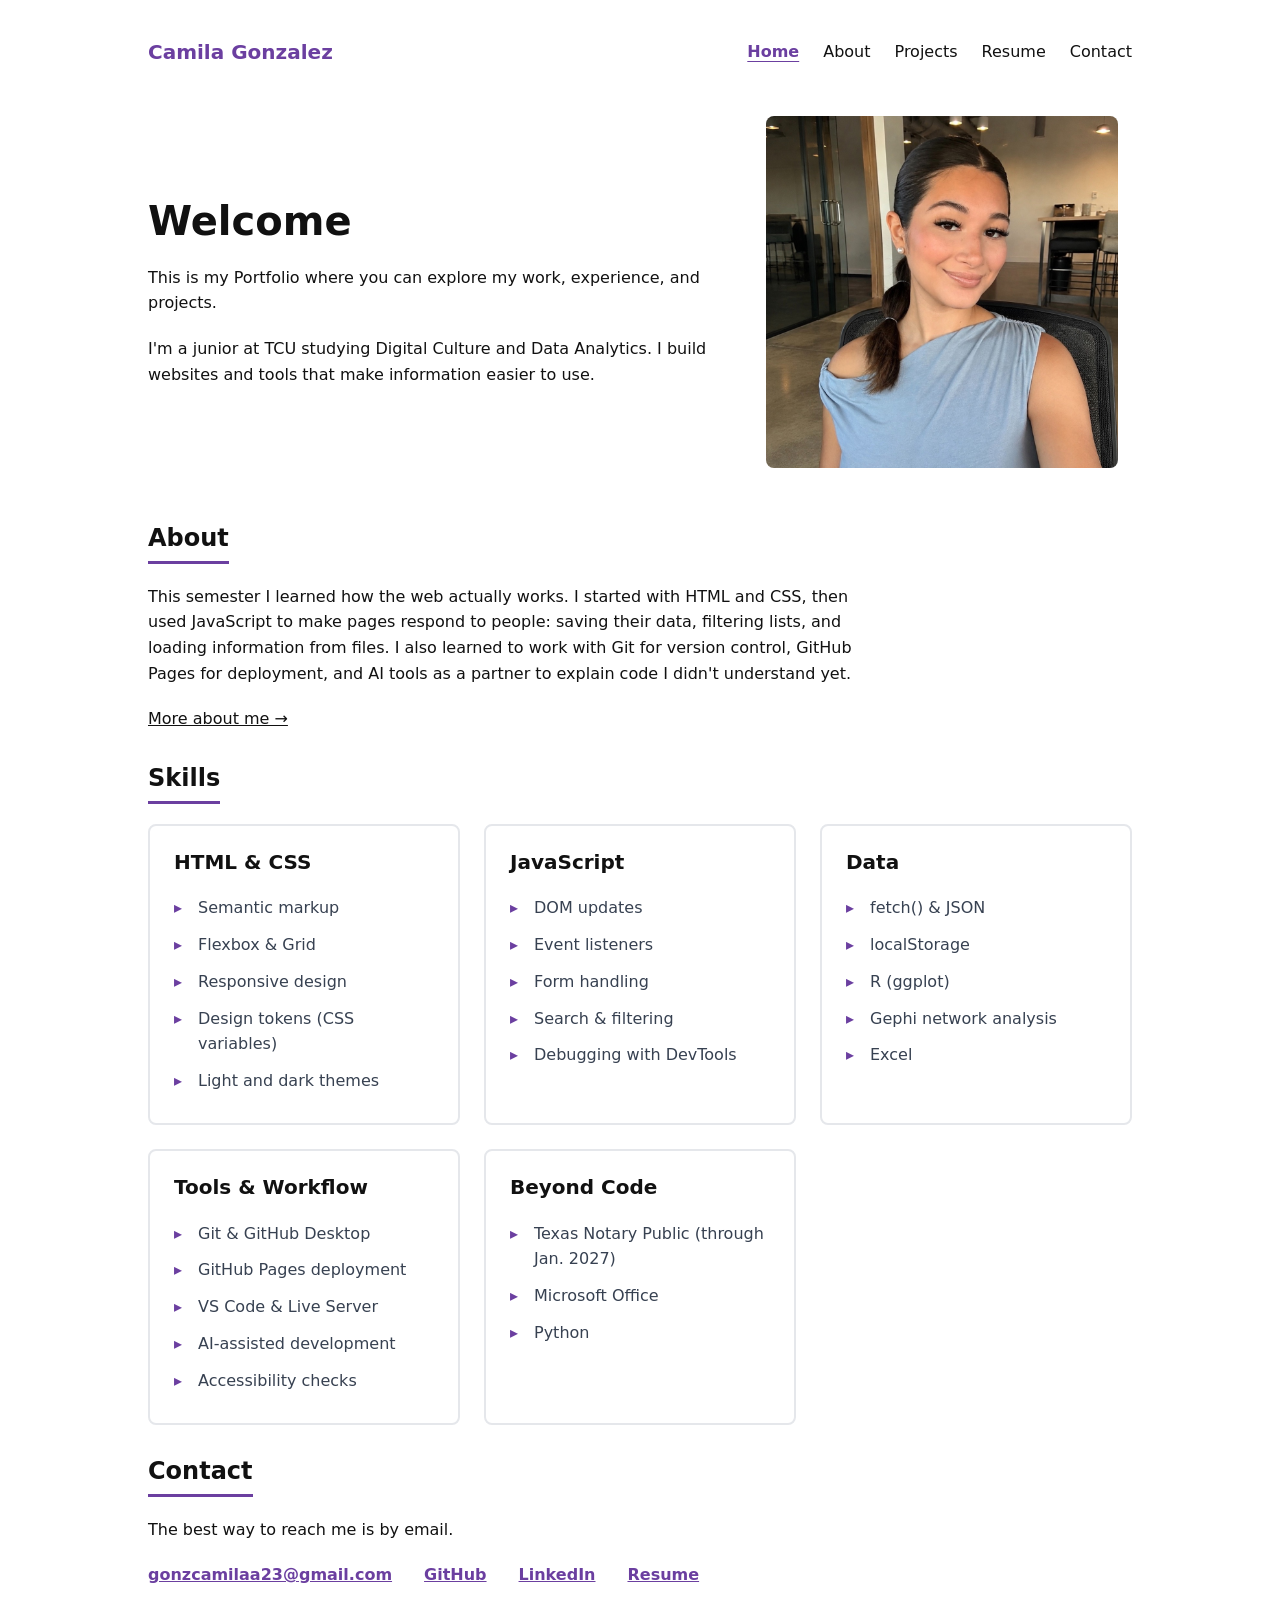
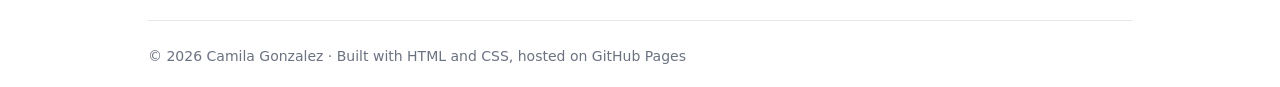
<file: index.html>
<!DOCTYPE html>
<html lang="en">
<head>
    <meta charset="UTF-8">
    <meta name="viewport" content="width=device-width, initial-scale=1.0">
    <meta name="description" content="Portfolio of Camila Gonzalez, a Digital Culture and Data Analytics student at TCU building websites, dashboards, and data tools.">
    <title>Camila Gonzalez – Portfolio</title>
    <link rel="stylesheet" href="css/styles.css">
</head>
<body>

    <nav class="nav-container" aria-label="Main">
        <a href="index.html" class="logo">Camila Gonzalez</a>
        <div class="nav-links">
            <a href="index.html" aria-current="page">Home</a>
            <a href="about.html">About</a>
            <a href="projects.html">Projects</a>
            <a href="resume.html">Resume</a>
            <a href="#contact">Contact</a>
        </div>
    </nav>

    <header class="hero">
        <div class="hero-text">
            <h1>Welcome</h1>
            <p>
            This is my Portfolio where you can explore my work, experience, and projects.
           </p>
            <p>I'm a junior at TCU studying Digital Culture and Data Analytics. I build websites and tools that make information easier to use.</p>
        
        </div>
        <div class="hero-image">
            <img src="images/camila.jpeg" alt="Portrait of Camila Gonzalez">
        </div>
    </header>

    <main id="main">

        <section id="about" aria-labelledby="about-heading">
            <h2 id="about-heading">About</h2>
            <div class="reading">
                <p>This semester I learned how the web actually works. I started with HTML and CSS, then used JavaScript to make pages respond to people: saving their data,
                     filtering lists, and loading information from files. I also learned to work with Git for version control, GitHub Pages for deployment, and AI tools as a partner to explain code I didn't understand yet.</p>
                <p><a href="about.html">More about me &rarr;</a></p>
            </div>
        </section>

        

         <section id="skills" aria-labelledby="skills-heading">
            <h2 id="skills-heading">Skills</h2>
            <ul class="skills-grid">
                <li class="skill-card">
                    <h3>HTML &amp; CSS</h3>
                    <ul class="skill-list">
                        <li>Semantic markup</li>
                        <li>Flexbox &amp; Grid</li>
                        <li>Responsive design</li>
                        <li>Design tokens (CSS variables)</li>
                        <li>Light and dark themes</li>
                    </ul>
                </li>
                <li class="skill-card">
                    <h3>JavaScript</h3>
                    <ul class="skill-list">
                        <li>DOM updates</li>
                        <li>Event listeners</li>
                        <li>Form handling</li>
                        <li>Search &amp; filtering</li>
                        <li>Debugging with DevTools</li>
                    </ul>
                </li>
                <li class="skill-card">
                    <h3>Data</h3>
                    <ul class="skill-list">
                        <li>fetch() &amp; JSON</li>
                        <li>localStorage</li>
                        <li>R (ggplot)</li>
                        <li>Gephi network analysis</li>
                        <li>Excel</li>
                    </ul>
                </li>
                <li class="skill-card">
                    <h3>Tools &amp; Workflow</h3>
                    <ul class="skill-list">
                        <li>Git &amp; GitHub Desktop</li>
                        <li>GitHub Pages deployment</li>
                        <li>VS Code &amp; Live Server</li>
                        <li>AI-assisted development</li>
                        <li>Accessibility checks</li>
                    </ul>
                </li>
                <li class="skill-card">
                    <h3>Beyond Code</h3>
                    <ul class="skill-list">
                        <li>Texas Notary Public (through Jan. 2027)</li>
                        <li>Microsoft Office</li>
                        <li>Python </li>
                    </ul>
                </li>
            </ul>
        </section>
 

        <section id="contact" aria-labelledby="contact-heading">
            <h2 id="contact-heading">Contact</h2>
            <p>The best way to reach me is by email.</p>
            <ul class="contact-list">
                <li><a href="mailto:gonzcamilaa23@gmail.com">gonzcamilaa23@gmail.com</a></li>
                <li><a href="https://github.com/gonzcamila" target="_blank" rel="noopener">GitHub</a></li>
                <li><a href="https://www.linkedin.com/in/camila-gonzalez-03a2b31b3" target="_blank" rel="noopener">LinkedIn</a></li>
                <li><a href="resume.html">Resume</a></li>
            </ul>
        </section>

    </main>

    <footer>
        <p>&copy; 2026 Camila Gonzalez · Built with HTML and CSS, hosted on GitHub Pages</p>
    </footer>

</body>
</html>
</file>
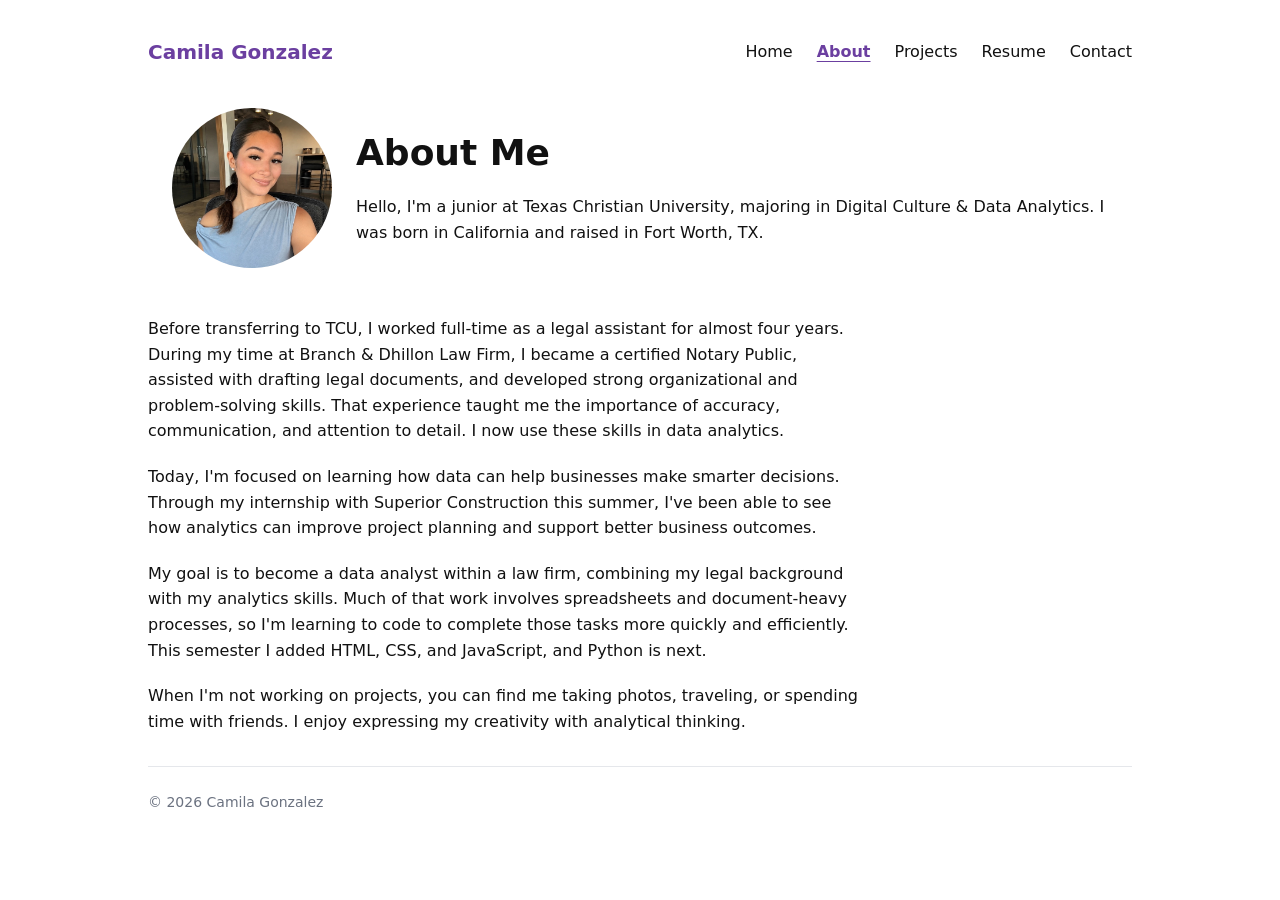
<file: about.html>
<!DOCTYPE html>
<html lang="en">
<head>
    <meta charset="UTF-8">
    <meta name="viewport" content="width=device-width, initial-scale=1.0">
    <title>About – Camila Gonzalez</title>
    <link rel="stylesheet" href="css/styles.css">
</head>
<body>

    <a class="skip-link" href="#main">Skip to main content</a>

    <nav class="nav-container" aria-label="Main">
        <a href="index.html" class="logo">Camila Gonzalez</a>
        <div class="nav-links">
            <a href="index.html">Home</a>
            <a href="about.html" aria-current="page">About</a>
            <a href="projects.html">Projects</a>
            <a href="resume.html">Resume</a>
            <a href="index.html#contact">Contact</a>
        </div>
    </nav>

    <header class="page-header">
        <img class="page-photo" src="images/camila.jpeg" alt="Portrait of Camila Gonzalez">
        <div>
            <h1>About Me</h1>
            <p>Hello, I'm a junior at Texas Christian University, majoring in Digital Culture &amp; Data Analytics. I was born in California and raised in Fort Worth, TX.</p>
        </div>
    </header>

    <main id="main">
        <div class="reading">
            <p>Before transferring to TCU, I worked full-time as a legal assistant for almost four years. During my time at Branch &amp; Dhillon Law Firm, I became a certified Notary Public, assisted with drafting legal documents, and developed strong organizational and problem-solving skills. That experience taught me the importance of accuracy, communication, and attention to detail. I now use these skills in data analytics.</p>
            <p>Today, I'm focused on learning how data can help businesses make smarter decisions. Through my internship with Superior Construction this summer, I've been able to see how analytics can improve project planning and support better business outcomes.</p>
            <p>My goal is to become a data analyst within a law firm, combining my legal background with my analytics skills. Much of that work involves spreadsheets and document-heavy processes, so I'm learning to code to complete those tasks more quickly and efficiently. This semester I added HTML, CSS, and JavaScript, and Python is next.</p>
            <p>When I'm not working on projects, you can find me taking photos, traveling, or spending time with friends. I enjoy expressing my creativity with analytical thinking.</p>
        </div>

    </main>

    <footer>
        <p>&copy; 2026 Camila Gonzalez</p>
    </footer>

</body>
</html>
</file>
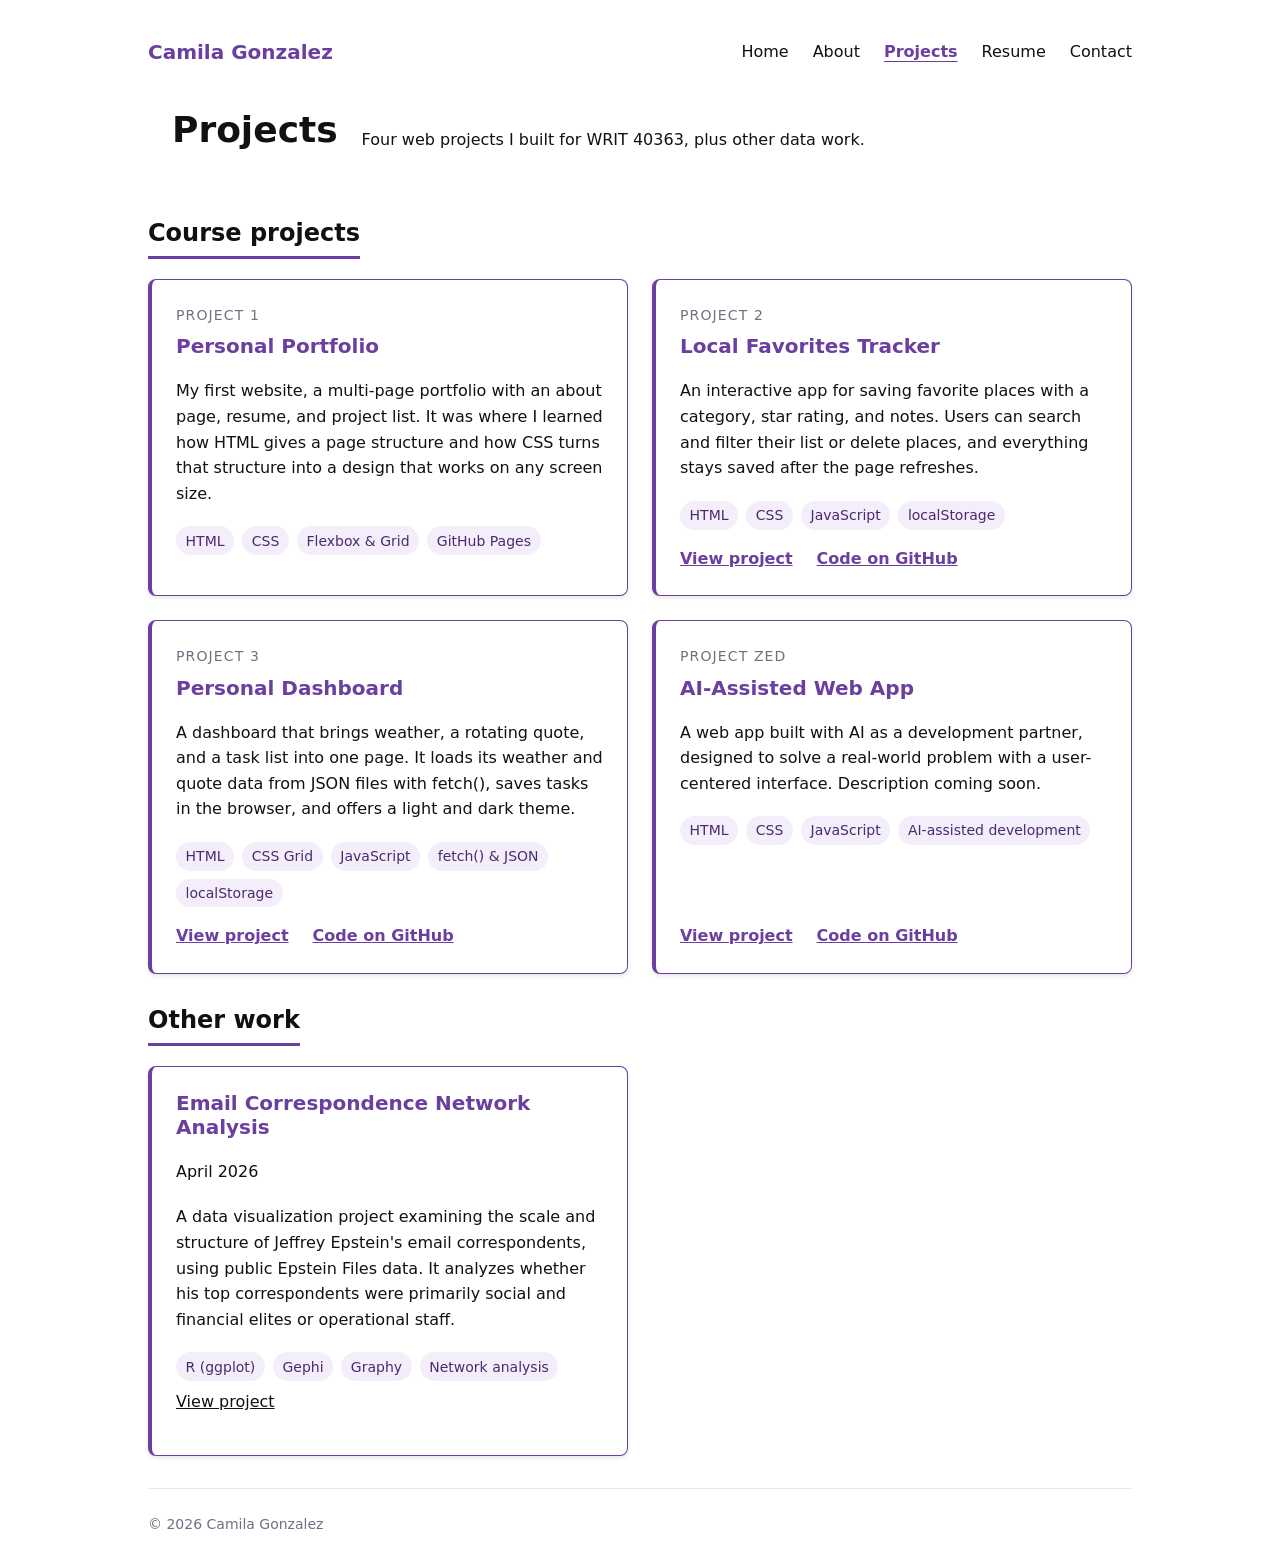
<file: projects.html>
<!DOCTYPE html>
<html lang="en">
<head>
    <meta charset="UTF-8">
    <meta name="viewport" content="width=device-width, initial-scale=1.0">
    <title>Projects – Camila Gonzalez</title>
    <link rel="stylesheet" href="css/styles.css">
</head>
<body>

    <a class="skip-link" href="#main">Skip to main content</a>

    <nav class="nav-container" aria-label="Main">
        <a href="index.html" class="logo">Camila Gonzalez</a>
        <div class="nav-links">
            <a href="index.html">Home</a>
            <a href="about.html">About</a>
            <a href="projects.html" aria-current="page">Projects</a>
            <a href="resume.html">Resume</a>
            <a href="index.html#contact">Contact</a>
        </div>
    </nav>

    <header>
        <h1>Projects</h1>
        <p>Four web projects I built for WRIT 40363, plus other data work.</p>
    </header>

    <main id="main">
        <section aria-labelledby="course-heading">
            <h2 id="course-heading">Course projects</h2>
            <ul class="project-list">

                <li class="project-card">
                    <p class="project-number">Project 1</p>
                    <h3><a href="projects/project1-original/index.html">Personal Portfolio</a></h3>
                    <p>My first website, a multi-page portfolio with an about page, resume, and project list. It was where I learned how HTML gives a page structure and how CSS turns that structure into a design that works on any screen size.</p>
                    <ul class="tech-list" aria-label="Technologies used">
                        <li>HTML</li><li>CSS</li><li>Flexbox &amp; Grid</li><li>GitHub Pages</li>
                    </ul>
                
                </li>

                <li class="project-card">
                    <p class="project-number">Project 2</p>
                    <h3><a href="https://gonzcamila.github.io/local-favorites-tracker/">Local Favorites Tracker</a></h3>
                    <p>An interactive app for saving favorite places with a category, star rating, and notes. Users can search and filter their list or delete places, and everything stays saved after the page refreshes.</p>
                    <ul class="tech-list" aria-label="Technologies used">
                        <li>HTML</li><li>CSS</li><li>JavaScript</li><li>localStorage</li>
                    </ul>
                    <p class="project-links">
                        <a href="https://gonzcamila.github.io/local-favorites-tracker/">View project</a>
                        <a href="https://github.com/gonzcamila/local-favorites-tracker" target="_blank" rel="noopener">Code on GitHub</a>
                    </p>
                </li>

                <li class="project-card">
                    <p class="project-number">Project 3</p>
                    <h3><a href="projects/project3-dashboard/index.html">Personal Dashboard</a></h3>
                    <p>A dashboard that brings weather, a rotating quote, and a task list into one page. It loads its weather and quote data from JSON files with fetch(), saves tasks in the browser, and offers a light and dark theme.</p>
                    <ul class="tech-list" aria-label="Technologies used">
                        <li>HTML</li><li>CSS Grid</li><li>JavaScript</li><li>fetch() &amp; JSON</li><li>localStorage</li>
                    </ul>
                    <p class="project-links">
                        <a href="https://gonzcamila.github.io/dashboard/">View project</a>
                        <a href="https://github.com/gonzcamila/dashboard" target="_blank" rel="noopener">Code on GitHub</a>
                    </p>
                </li>

                <li class="project-card">
                    <p class="project-number">Project Zed</p>
                    <h3><a href="projects/project-zed/index.html">AI-Assisted Web App</a></h3>
                    <p>A web app built with AI as a development partner, designed to solve a real-world problem with a user-centered interface. Description coming soon.</p>
                    <ul class="tech-list" aria-label="Technologies used">
                        <li>HTML</li><li>CSS</li><li>JavaScript</li><li>AI-assisted development</li>
                    </ul>
                    <p class="project-links">
                        <a href="https://gonzcamila.github.io/coolofcart/">View project</a>

                        <a href="https://github.com/gonzcamila/coolofcart" target="_blank" rel="noopener">Code on GitHub</a>
                    </p>
                </li>

            </ul>
        </section>

        <section aria-labelledby="other-heading">
            <h2 id="other-heading">Other work</h2>
            <ul class="project-list">
                <li class="project-card">
                    <h3><a href="https://canva.link/bxhvxd867bu0gt3" target="_blank" rel="noopener">Email Correspondence Network Analysis</a></h3>
                    <p><time datetime="2026-04">April 2026</time></p>
                    <p>A data visualization project examining the scale and structure of Jeffrey Epstein's email correspondents, using public Epstein Files data. It analyzes whether his top correspondents were primarily social and financial elites or operational staff.</p>
                    <ul class="tech-list" aria-label="Technologies used">

                        <li>R (ggplot)</li><li>Gephi</li><li>Graphy</li><li>Network analysis</li>
                        <a href="https://canva.link/bxhvxd867bu0gt3">View project</a>
                    </ul>
                </li>
            </ul>
        </section>
    </main>

    <footer>
        <p>&copy; 2026 Camila Gonzalez</p>
    </footer>

</body>
</html>
</file>
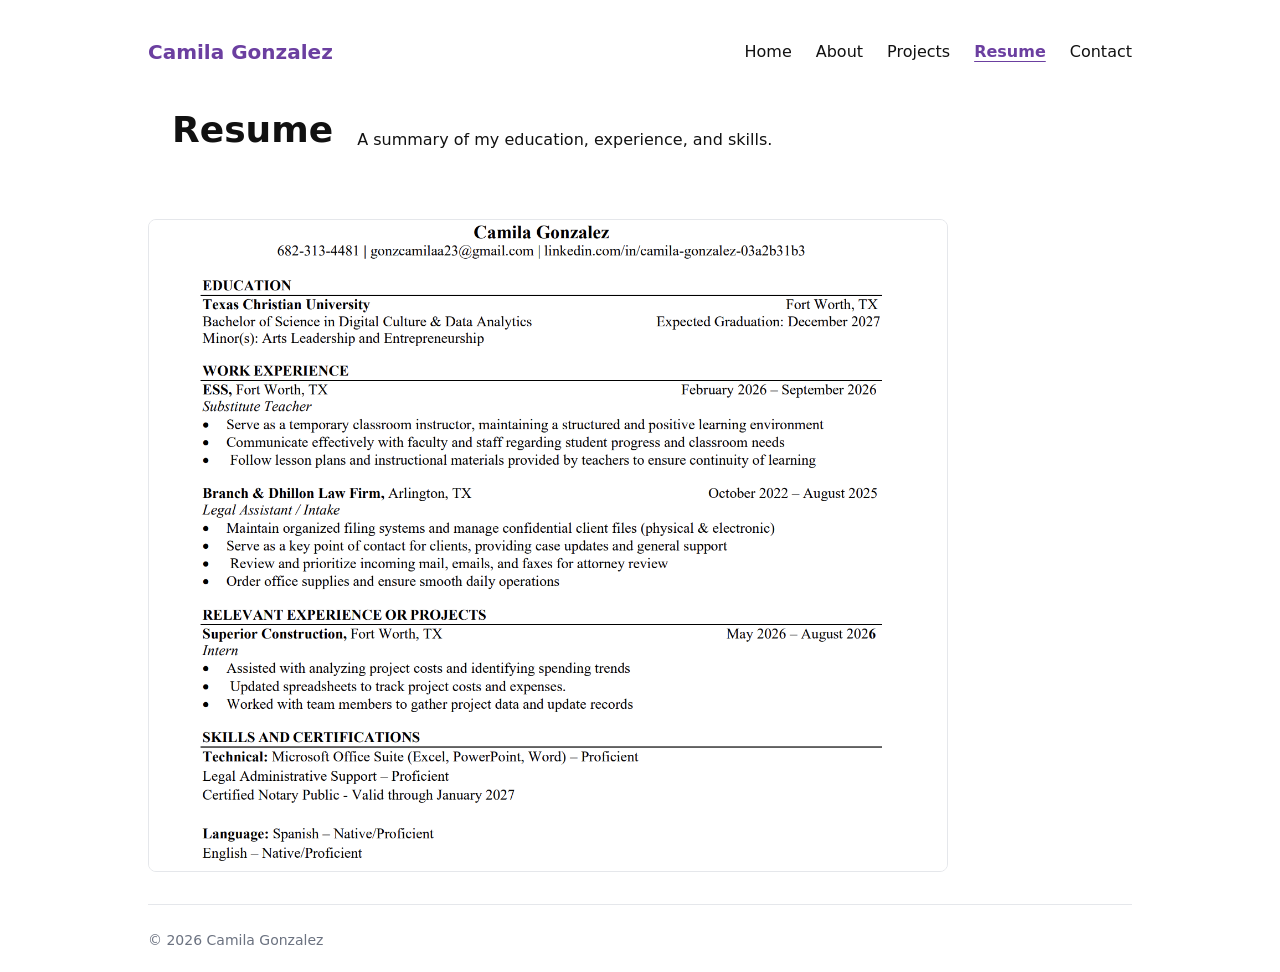
<file: resume.html>
<!DOCTYPE html>
<html lang="en">
<head>
    <meta charset="UTF-8">
    <meta name="viewport" content="width=device-width, initial-scale=1.0">
    <title>Resume – Camila Gonzalez</title>
    <link rel="stylesheet" href="css/styles.css">
</head>
<body>

    <a class="skip-link" href="#main">Skip to main content</a>

    <nav class="nav-container" aria-label="Main">
        <a href="index.html" class="logo">Camila Gonzalez</a>
        <div class="nav-links">
            <a href="index.html">Home</a>
            <a href="about.html">About</a>
            <a href="projects.html">Projects</a>
            <a href="resume.html" aria-current="page">Resume</a>
            <a href="index.html#contact">Contact</a>
        </div>
    </nav>

    <header>
        <h1>Resume</h1>
        <p>A summary of my education, experience, and skills.</p>
    </header>

    <main id="main">
        <img class="resume-image" src="images/resumee.png" alt="Resume of Camila Gonzalez, listing education at TCU, legal assistant experience, and skills">
    </main>

    <footer>
        <p>&copy; 2026 Camila Gonzalez</p>
    </footer>

</body>
</html>
</file>
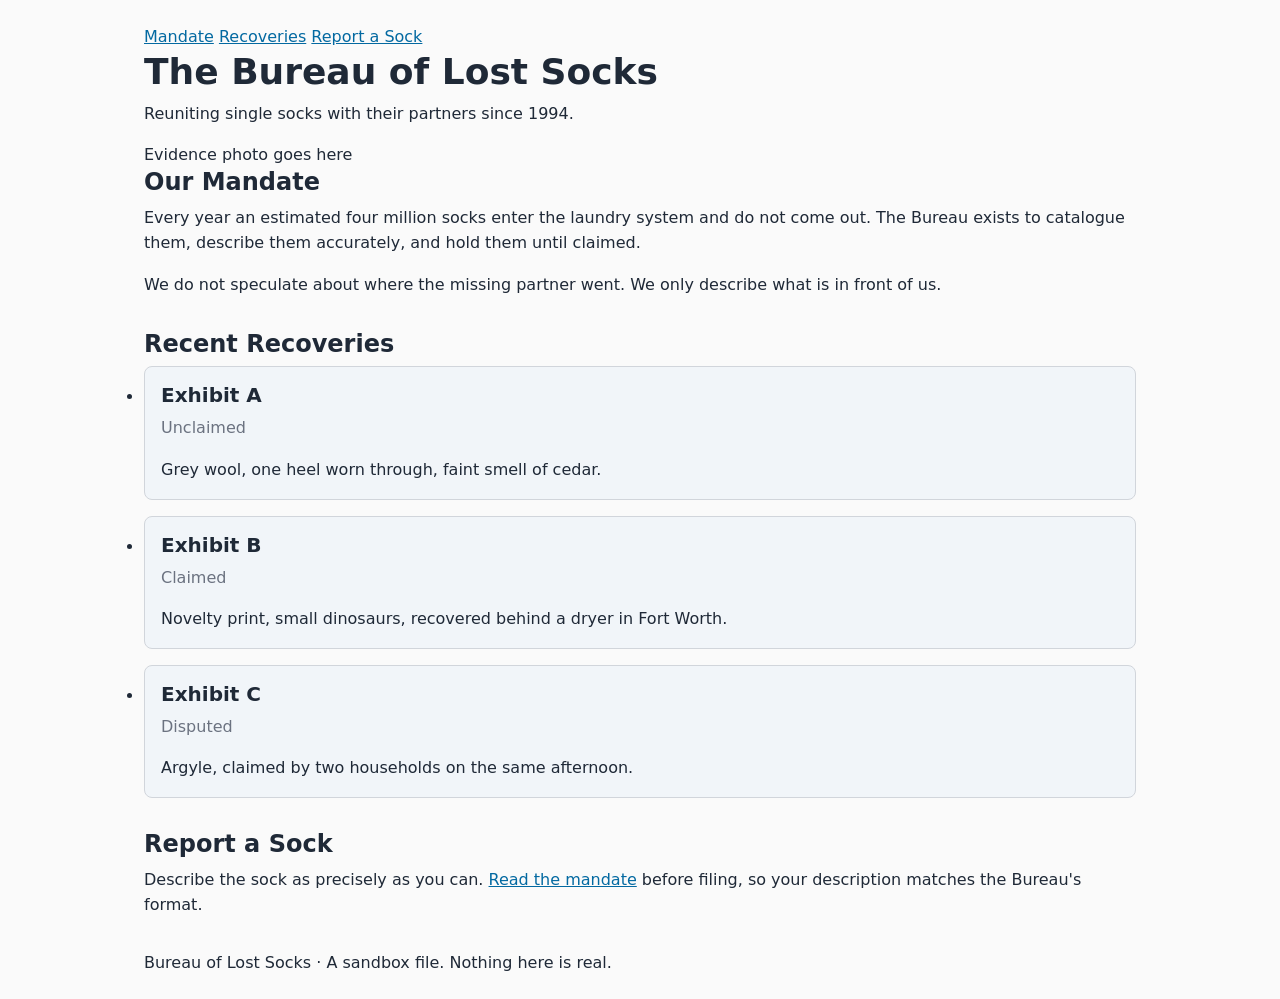
<file: sandboxes/sandbox06.html>
<!DOCTYPE html>
<html lang="en">
<head>
<meta charset="UTF-8">
<meta name="viewport" content="width=device-width, initial-scale=1.0">
<title>Bureau of Lost Socks — Sandbox</title>

<!-- Inline CSS for learning purposes. This file is a sandbox:
     it is NOT linked to css/styles.css and never will be. Break it freely. -->

<style>

/* ==========================
   1. RESET
   ========================== */
*,
*::before,
*::after {
    box-sizing: border-box;
    margin: 0;
    padding: 0;
}

img {
    max-width: 100%;
    height: auto;
    display: block;
}

/* ==========================
   2. DESIGN TOKENS
   ========================== */
:root {
    /* Color */
    --color-bg: #fafafa;
    --color-surface: #ffffff;
    --color-text: #1f2937;
    --color-muted: #6b7280;
    --color-accent: #0369a1;

    /* Spacing — a modular scale */
    --space-sm: 0.5rem;
    --space-md: 1rem;
    --space-lg: 1.5rem;
    --space-xl: 2rem;

    /* Typography */
    --text-base: 1rem;
    --text-h3: 1.25rem;
    --text-h2: 1.5rem;
    --text-h1: 2.25rem;
    --leading-body: 1.6;
    --leading-heading: 1.2;

    --font-stack: system-ui, 'Segoe UI', Tahoma, sans-serif;

    /* Layout */
    --page-width: 64rem;
    --reading-width: 70ch;
}

/* ==========================
   3. BASE ELEMENT STYLES
   ========================== */
body {
    background-color: var(--color-bg);
    color: var(--color-text);
    font-size: var(--text-base);
    line-height: var(--leading-body);
    font-family: var(--font-stack);
}

h1 { font-size: var(--text-h1); line-height: var(--leading-heading); }
h2 { font-size: var(--text-h2); line-height: var(--leading-heading); }
h3 { font-size: var(--text-h3); line-height: var(--leading-heading); }

h1, h2, h3 { margin-bottom: var(--space-sm); }
p { margin-bottom: var(--space-md); }
p:last-child { margin-bottom: 0; }

a { color: var(--color-accent); }

/* ==========================
   4. LAYOUT
   ========================== */
body {
    max-width: var(--page-width);
    margin: 0 auto;
    padding: var(--space-lg) var(--space-md);
}

section {
    margin-bottom: 32px;
}

.exhibit {
    background-color: #f1f5f9;
    border: 1px solid #d1d5db;
    border-radius: 8px;
    padding: var(--space-md);
    margin-bottom: 1rem;
}

.status {
    color: #6b7280;
}

</style>
</head>
<body>

    <nav>
    <a href="#mandate">Mandate</a>
    <a href="#recoveries">Recoveries</a>
    <a href="#report">Report a Sock</a>
</nav>

<header>
    <h1>The Bureau of Lost Socks</h1>
    <p>Reuniting single socks with their partners since 1994.</p>
    </div>
    <div class="sock-photo">
        <!-- TODO: replace before submitting -->
        <p>Evidence photo goes here</p>
    </div>
</header>


<main>

    <section id="mandate">
        <h2>Our Mandate</h2>
        <p>Every year an estimated four million socks enter the laundry system and do not come out. The Bureau exists to catalogue them, describe them accurately, and hold them until claimed.</p>
        <p>We do not speculate about where the missing partner went. We only describe what is in front of us.</p>
    </section>

    <section id="recoveries">
        <h2>Recent Recoveries</h2>
        <ul>
            <li class="exhibit">
                <h3>Exhibit A</h3>
                <p class="status">Unclaimed</p>
                <p>Grey wool, one heel worn through, faint smell of cedar.</p>
            </li>
            <li class="exhibit">
                <h3>Exhibit B</h3>
                <p class="status">Claimed</p>
                <p>Novelty print, small dinosaurs, recovered behind a dryer in Fort Worth.</p>
            </li>
            <li class="exhibit">
                <h3>Exhibit C</h3>
                <p class="status">Disputed</p>
                <p>Argyle, claimed by two households on the same afternoon.</p>
            </li>
        </ul>
    </section>

    <section id="report">
        <h2>Report a Sock</h2>
        <p>Describe the sock as precisely as you can. <a href="#mandate">Read the mandate</a> before filing, so your description matches the Bureau's format.</p>
    </section>

</main>

<footer>
    <p>Bureau of Lost Socks &middot; A sandbox file. Nothing here is real.</p>
</footer>

</body>
</html>
</file>
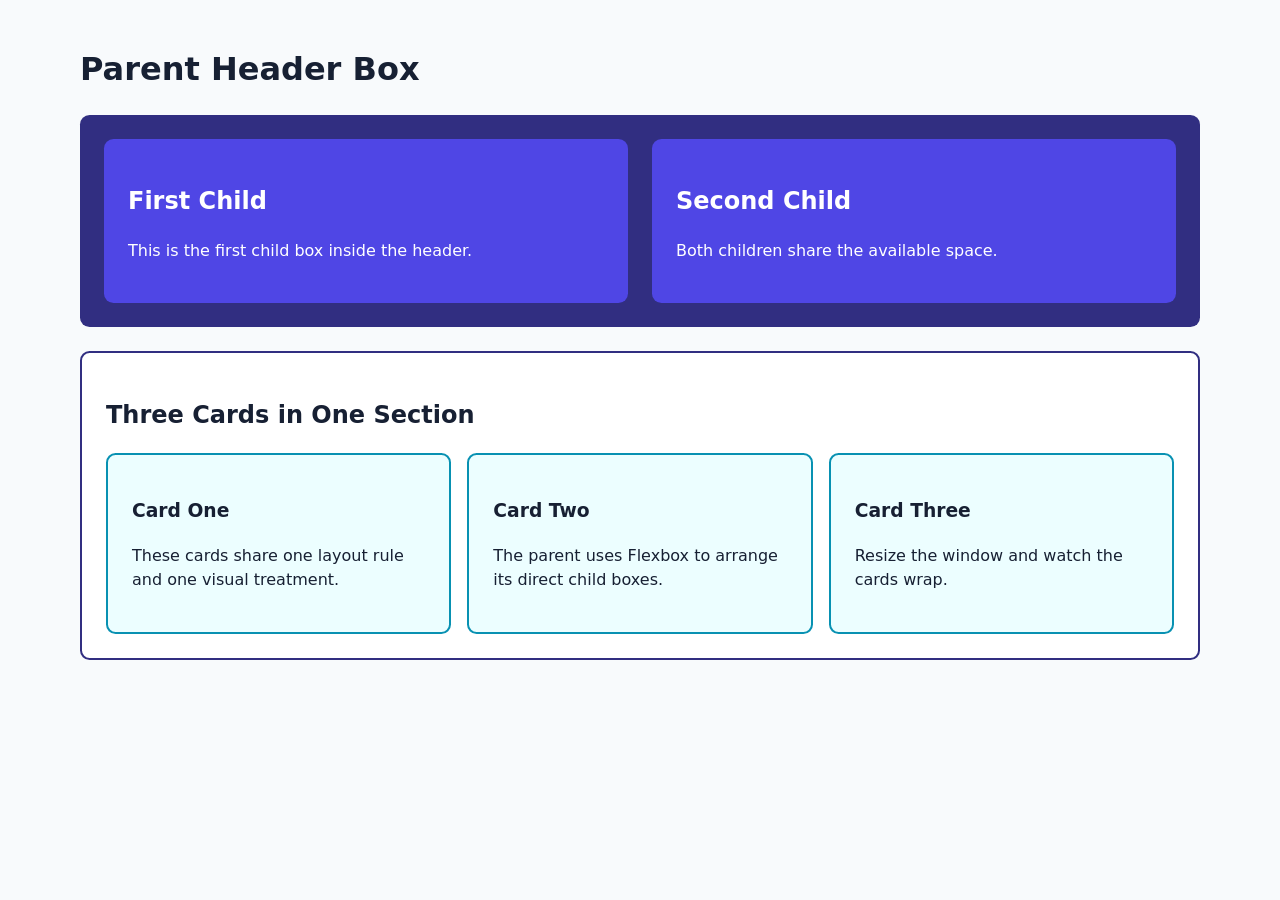
<file: sandboxes/sandbox07.html>
<!doctype html>
<html lang="en">

<head>
    <meta charset="utf-8">
    <meta name="viewport" content="width=device-width, initial-scale=1">
    <title>Student: Flexbox Practice Exercise</title>

    <style>
        :root {
            /* Color */
            --color-bg: #f8fafc;
            --color-surface: #ffffff;
            --color-surface-alt: #ecfeff;
            --color-text: #172033;
            --color-border: #0891b2;
            --color-accent: #312e81;
            --color-accent-alt: #4f46e5;
            --color-on-accent: #ffffff;

            /* Spacing */
            --space-md: 1rem;
            --space-lg: 1.5rem;

            /* Structure */
            --radius-md: 0.6rem;
        }

        * {
            box-sizing: border-box;
        }

        body {
            margin: 0;
            background-color: var(--color-bg);
            color: var(--color-text);
            font-family: system-ui, sans-serif;
            line-height: 1.5;
        }

        .page {
            width: min(90%, 70rem);
            margin: 0 auto;
            padding: var(--space-lg) 0;
        }

        /* The parent box. Flexbox arranges its direct children. */
        header {
            display: flex; 
            align-items: center;
            gap: var(--space-lg);
            padding: var(--space-lg);
            background-color: var(--color-accent);
            color: var(--color-on-accent);
            border-radius: var(--radius-md);
        }

        /* flex: 1 shares the space between the children. */
        .header-child {
            flex: 1;
            padding: var(--space-lg);
            background-color: var(--color-accent-alt);
            border-radius: var(--radius-md);
        }

        .cards-section {
            margin-top: var(--space-lg);
            padding: var(--space-lg);
            background-color: var(--color-surface);
            border: 2px solid var(--color-accent);
            border-radius: var(--radius-md);
        }

        .cards {
            display: flex;
            flex-wrap: /;
            gap: var(--space-md);
        }

        .card {
            flex: 1;
            padding: var(--space-lg);
            background-color: var(--color-surface-alt);
            border: 2px solid var(--color-border);
            border-radius: var(--radius-md);
        }
    </style>
</head>

<body>

    <main class="page">

        <h1>Parent Header Box</h1>

        <header>

            <div class="header-child">
                <h2>First Child</h2>
                <p>This is the first child box inside the header.</p>
            </div>

            <div class="header-child">
                <h2>Second Child</h2>
                <p>Both children share the available space.</p>
            </div>

        </header>

        <section class="cards-section">

            <h2>Three Cards in One Section</h2>

            <div class="cards">

                <article class="card">
                    <h3>Card One</h3>
                    <p>These cards share one layout rule and one visual treatment.</p>
                </article>

                <article class="card">
                    <h3>Card Two</h3>
                    <p>The parent uses Flexbox to arrange its direct child boxes.</p>
                </article>

                <article class="card">
                    <h3>Card Three</h3>
                    <p>Resize the window and watch the cards wrap.</p>
                </article>

            </div>

        </section>

    </main>

</body>

</html>
</file>
<file: css/styles.css>
/* ==========================
   1. RESET
   ========================== */

*,
*::before,
*::after {
    box-sizing: border-box;
    margin: 0;
    padding: 0;
}

img {
    max-width: 100%;
    height: auto;
    display: block;
}


/* ==========================
   2. DESIGN TOKENS
   ========================== */

:root {
    /* Color */
    --color-bg: #ffffff;
    --color-surface: #ffffff;
    --color-surface-alt: #ffffff;
    --color-text: #111111;
    --color-muted: #6b7280;
    --color-accent: #6b3fa0;
    --color-border: #6b3fa0;
    --shadow-sm: 0 2px 4px rgba(0, 0, 0, 0.1);

    /* Spacing — a modular scale */
    --space-sm: 0.5rem;
    --space-md: 1rem;
    --space-lg: 1.5rem;
    --space-xl: 2rem;

    /* Typography */
    --text-base: 1rem;
    --text-h3: 1.25rem;
    --text-h2: 1.5rem;
    --text-h1: 2.25rem;
    --leading-body: 1.6;
    --leading-heading: 1.2;
    --font-stack: system-ui, 'Segoe UI', Tahoma, sans-serif;

    /* Layout */
    --page-width: 64rem;
    --reading-width: 70ch;
    --radius-md: 8px;
}


/* ==========================
   3. BASE ELEMENT STYLES
   ========================== */
ul { padding-left: var(--space-lg); }
body {
    background-color: var(--color-bg);
    color: var(--color-text);
    font-size: 16px;
    line-height: var(--leading-body);
    font-family: var(--font-stack);
    max-width: var(--page-width);
    margin: auto;
    padding: 20px;
}

h1 { font-size: var(--text-h1); line-height: var(--leading-heading); }
h2 {
    font-size: var(--text-h2);
    line-height: var(--leading-heading);
    border-bottom: 3px solid var(--color-accent);
    padding-bottom: var(--space-sm);
    display: inline-block;
}
h3 { font-size: var(--text-h3); line-height: var(--leading-heading); }

h1, h2, h3 { margin-bottom: 20px; }
p { margin-bottom: 20px; }
p:last-child { margin-bottom: 0; }

a { color: var(--color-text); }

a:focus-visible {
    outline: 2px solid var(--color-accent);
    outline-offset: 2px;
}


/* ==========================
   4. LAYOUT
   Breakpoints used in this file:
     768px  — tablet and larger
   (CSS variables cannot be used inside @media conditions,
    so breakpoints are documented here instead of tokenized.)
   ========================== */

nav {
    padding: var(--space-md) 0;
}
nav a {
    color: var(--color-text);
    text-decoration: none;
}
nav a:hover { color: var(--color-accent); }

.nav-container {
    display: flex;
    justify-content: space-between;
    align-items: center;
    flex-wrap: wrap;
    gap: var(--space-md);
}
.nav-links { display: flex; gap: var(--space-lg); }
.logo {
    font-size: var(--text-h3);
    font-weight: bold;
    color: var(--color-accent);
    text-decoration: none;
}

section { margin-bottom: var(--space-xl); }

header {
    display: flex;
    align-items: center;
    gap: var(--space-lg);
    padding: var(--space-lg);
    background-color: var(--color-surface-alt);
    margin-bottom: var(--space-lg);
    flex-wrap: wrap;
}

.header-text { flex: 1; min-width: 16rem; }
.header-pic {
    flex: 1;
    background-color: var(--color-surface);
    min-height: 18rem;
    border-radius: var(--radius-md);
    display: flex;
    align-items: center;
    justify-content: center;
    color: var(--color-muted);
    min-width: 16rem;
}

.about {
    display: flex;
    flex-wrap: wrap;
    align-items: center;
    gap: var(--space-lg);
}
.about-image { flex: 1; min-width: 16rem; }
.about-image img { width: 100%; border-radius: var(--radius-md); }
.about-text { flex: 2; min-width: 16rem; max-width: var(--reading-width); }
.about:has(.about-image:only-child) .about-image {
    flex: 1 1 100%;
    max-width: 40rem;
}

.project-list {
    list-style: none;
    padding-left: 0;
    display: grid;
    grid-template-columns: 1fr;
    gap: var(--space-lg);
}
.project-card {
    padding: var(--space-lg);
    background-color: var(--color-surface-alt);
    border: 1px solid var(--color-border);
    border-left: 4px solid var(--color-accent);
    border-radius: var(--radius-md);
    box-shadow: var(--shadow-sm);
}

.skills-grid {
    list-style: none;
    padding-left: 0;
    display: grid;
    grid-template-columns: repeat(auto-fit, minmax(12rem, 1fr));
    gap: var(--space-md);
}
.skill-card {
    padding: var(--space-md);
    background-color: var(--color-surface-alt);
    border: 1px solid var(--color-border);
    border-left: 4px solid var(--color-accent);
    border-radius: var(--radius-md);
    box-shadow: var(--shadow-sm);
}

@media (min-width: 768px) {
    .project-list { grid-template-columns: 1fr 1fr; }
    .project-card.featured { grid-column: span 2; }
}


/* ==========================
   5. FINAL PORTFOLIO ADDITIONS
   ========================== */

/* Skip link: hidden until a keyboard user tabs to it */
.skip-link {
    position: absolute;
    left: -999px;
    top: 0;
    background: var(--color-accent);
    color: #ffffff;
    padding: var(--space-sm) var(--space-md);
    border-radius: var(--radius-md);
    z-index: 10;
}
.skip-link:focus { left: var(--space-md); top: var(--space-md); }

/* Nav: wrap cleanly on phones, mark the current page */
.nav-links { flex-wrap: wrap; gap: var(--space-sm) var(--space-lg); }
.nav-links a[aria-current="page"] {
    color: var(--color-accent);
    font-weight: bold;
    text-decoration: underline;
    text-underline-offset: 4px;
}

a:hover { color: var(--color-accent); }
:focus-visible { outline: 2px solid var(--color-accent); outline-offset: 2px; }

/* Hero */
.hero {
    display: grid;
    grid-template-columns: 1fr;
    gap: var(--space-xl);
    padding: var(--space-xl) 0;
    background: none;
}
.hero h1 { font-size: clamp(1.75rem, 4vw, 2.5rem); }
.hero-image img {
    border-radius: var(--radius-md);
    max-width: 22rem;
    width: 100%;
    margin: 0 auto;
}
.eyebrow {
    color: var(--color-accent);
    font-weight: bold;
    text-transform: uppercase;
    letter-spacing: 0.08em;
    font-size: 0.875rem;
    margin-bottom: var(--space-sm);
}
.hero-actions { display: flex; flex-wrap: wrap; gap: var(--space-md); }

.btn {
    display: inline-block;
    padding: 0.75rem 1.25rem;
    border-radius: var(--radius-md);
    border: 2px solid var(--color-accent);
    font-weight: bold;
    text-decoration: none;
}
.btn-primary { background: var(--color-accent); color: #ffffff; }
.btn-primary:hover { background: #55307f; border-color: #55307f; color: #ffffff; }
.btn-secondary { background: transparent; color: var(--color-accent); }
.btn-secondary:hover { background: #f3eefa; }

/* Readable text column */
.reading { max-width: var(--reading-width); }
section h2 { display: inline-block; }
section > p, section > .reading { margin-top: 0; }

/* Project cards */
.project-card { display: flex; flex-direction: column; }
.project-card h3 a { color: var(--color-accent); text-decoration: none; }
.project-card h3 a:hover { text-decoration: underline; }
.project-number {
    font-size: 0.875rem;
    color: var(--color-muted);
    text-transform: uppercase;
    letter-spacing: 0.08em;
    margin-bottom: var(--space-sm);
}
.tech-list {
    list-style: none;
    padding-left: 0;
    display: flex;
    flex-wrap: wrap;
    gap: var(--space-sm);
    margin-bottom: var(--space-md);
}
.tech-list li {
    background: #f3eefa;
    color: #4a2a70;
    font-size: 0.875rem;
    padding: 0.2rem 0.6rem;
    border-radius: 999px;
}
.project-links {
    margin-top: auto;
    display: flex;
    flex-wrap: wrap;
    gap: var(--space-lg);
    font-weight: bold;
}
.project-links a { color: var(--color-accent); }

/* Skill cards: icon, title, arrow list, accent bar on hover */
.skills-grid { grid-template-columns: repeat(auto-fit, minmax(15rem, 1fr)); gap: var(--space-lg); }
.skill-card {
    position: relative;
    overflow: hidden;
    padding: var(--space-lg);
    border: 2px solid #e5e7eb;
    box-shadow: none;
    transition: transform 0.2s ease, box-shadow 0.2s ease, border-color 0.2s ease;
}
.skill-card::before {
    content: '';
    position: absolute;
    top: 0;
    left: 0;
    width: 100%;
    height: 4px;
    background: var(--color-accent);
    transform: scaleX(0);
    transform-origin: left;
    transition: transform 0.3s ease;
}
.skill-card:hover {
    border-color: var(--color-accent);
    transform: translateY(-4px);
    box-shadow: 0 12px 30px rgba(107, 63, 160, 0.15);
}
.skill-card:hover::before { transform: scaleX(1); }
.skill-icon { display: block; font-size: 2.25rem; margin-bottom: var(--space-sm); }
.skill-card h3 { margin-bottom: var(--space-md); }
.skill-list { list-style: none; padding-left: 0; }
.skill-list li {
    position: relative;
    padding: 0.35rem 0 0.35rem 1.5rem;
    color: #374151;
}
.skill-list li::before {
    content: '▸';
    position: absolute;
    left: 0;
    color: var(--color-accent);
    font-weight: bold;
}
@media (prefers-reduced-motion: reduce) {
    .skill-card, .skill-card::before { transition: none; }
    .skill-card:hover { transform: none; }
}

.contact-list { list-style: none; padding-left: 0; display: flex; flex-wrap: wrap; gap: var(--space-md) var(--space-xl); }
.contact-list a { color: var(--color-accent); font-weight: bold; }

/* About page */
.page-header { align-items: center; }
.page-photo { width: 10rem; height: 10rem; object-fit: cover; border-radius: 50%; }
.page-header > div { flex: 1; min-width: 16rem; }

.resume-image { max-width: 50rem; width: 100%; border: 1px solid #e5e7eb; border-radius: var(--radius-md); }

footer {
    border-top: 1px solid #e5e7eb;
    padding-top: var(--space-lg);
    margin-top: var(--space-xl);
    color: var(--color-muted);
    font-size: 0.875rem;
}

@media (min-width: 768px) {
    .hero { grid-template-columns: 3fr 2fr; align-items: center; }
}
</file>
